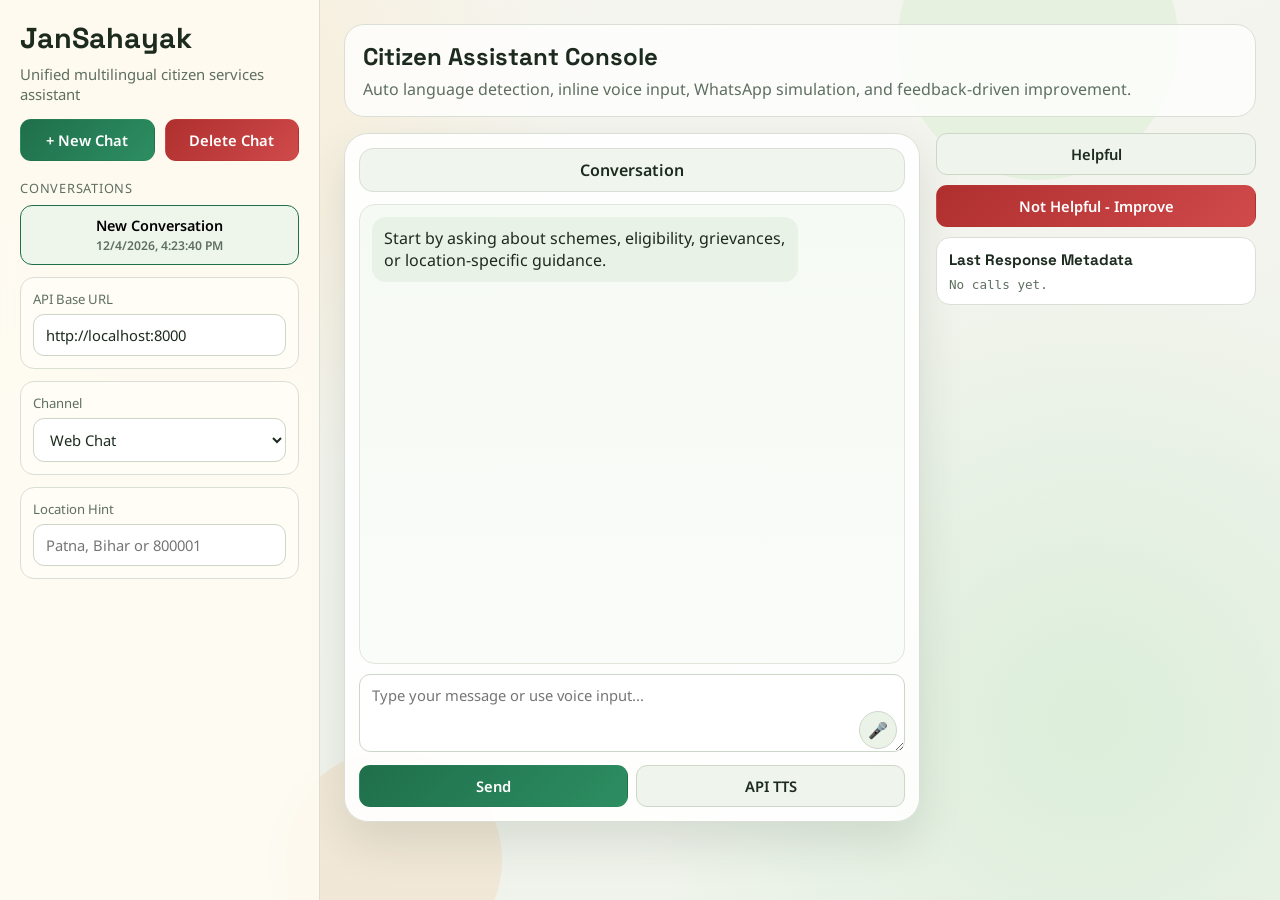
<file: jansahayak-starter-push/apps/web/index.html>
<!DOCTYPE html>
<html lang="en">
<head>
  <meta charset="UTF-8" />
  <meta name="viewport" content="width=device-width, initial-scale=1.0" />
  <title>JanSahayak Demo</title>
  <link rel="preconnect" href="https://fonts.googleapis.com" />
  <link rel="preconnect" href="https://fonts.gstatic.com" crossorigin />
  <link href="https://fonts.googleapis.com/css2?family=Space+Grotesk:wght@400;500;700&family=Noto+Sans:wght@400;600&display=swap" rel="stylesheet" />
  <link rel="stylesheet" href="styles.css" />
</head>
<body>
  <div class="bg-shape bg-shape-1"></div>
  <div class="bg-shape bg-shape-2"></div>

  <div class="app-shell">
    <aside class="sidebar">
      <div class="brand">
        <h1>JanSahayak</h1>
        <p>Unified multilingual citizen services assistant</p>
      </div>

      <div class="chat-controls">
        <button id="newChatBtn" class="primary">+ New Chat</button>
        <button id="deleteChatBtn" class="danger">Delete Chat</button>
      </div>

      <div class="chat-list-wrap">
        <label class="section-label">Conversations</label>
        <div id="chatList" class="chat-list"></div>
      </div>

      <div class="card">
        <label for="apiBase">API Base URL</label>
        <input id="apiBase" value="http://localhost:8000" />
      </div>

      <div class="card">
        <label for="channelSelect">Channel</label>
        <select id="channelSelect">
          <option value="web">Web Chat</option>
          <option value="whatsapp">WhatsApp Mock</option>
        </select>
      </div>

      <div class="card">
        <label for="locationHint">Location Hint</label>
        <input id="locationHint" placeholder="Patna, Bihar or 800001" />
      </div>
    </aside>

    <main class="main-panel">
      <section class="hero">
        <div>
          <h2>Citizen Assistant Console</h2>
          <p>Auto language detection, inline voice input, WhatsApp simulation, and feedback-driven improvement.</p>
        </div>
      </section>

      <section class="chat-wrapper">
        <div class="phone-frame">
          <div class="phone-header">Conversation</div>
          <div id="messages" class="messages"></div>
          <div class="composer">
            <div class="input-wrap">
              <textarea id="messageInput" placeholder="Type your message or use voice input..." aria-label="Message input"></textarea>
              <button id="micBtn" class="mic-btn" aria-label="Voice input" title="Voice input">🎤</button>
            </div>
            <div class="composer-actions">
              <button id="sendBtn" class="primary">Send</button>
              <button id="ttsBtn" class="secondary">API TTS</button>
            </div>
          </div>
        </div>

        <div class="side-actions">
          <button id="helpfulBtn" class="secondary">Helpful</button>
          <button id="retryBtn" class="danger">Not Helpful - Improve</button>
          <div class="debug-box">
            <h3>Last Response Metadata</h3>
            <pre id="debugMeta">No calls yet.</pre>
          </div>
        </div>
      </section>
    </main>
  </div>

  <script src="app.js"></script>
</body>
</html>
</file>
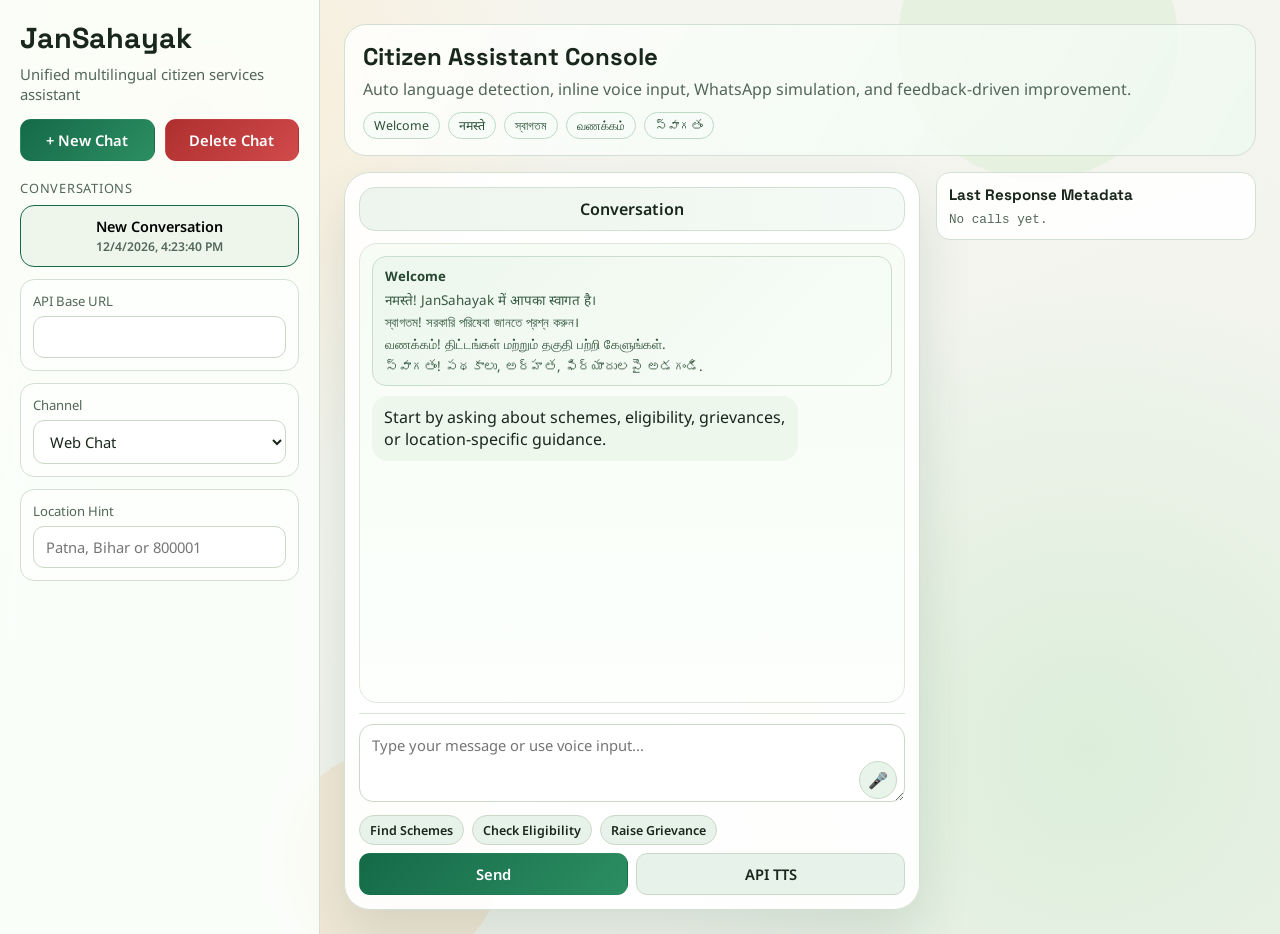
<file: jansahayak-starter/apps/web/index.html>
<!DOCTYPE html>
<html lang="en">
<head>
  <meta charset="UTF-8" />
  <meta name="viewport" content="width=device-width, initial-scale=1.0" />
  <title>JanSahayak Demo</title>
  <link rel="preconnect" href="https://fonts.googleapis.com" />
  <link rel="preconnect" href="https://fonts.gstatic.com" crossorigin />
  <link href="https://fonts.googleapis.com/css2?family=Space+Grotesk:wght@400;500;700&family=Noto+Sans:wght@400;600&display=swap" rel="stylesheet" />
  <link rel="stylesheet" href="styles.css" />
</head>
<body>
  <div class="bg-shape bg-shape-1"></div>
  <div class="bg-shape bg-shape-2"></div>

  <div class="app-shell">
    <aside class="sidebar">
      <div class="brand">
        <h1>JanSahayak</h1>
        <p>Unified multilingual citizen services assistant</p>
      </div>

      <div class="chat-controls">
        <button id="newChatBtn" class="primary">+ New Chat</button>
        <button id="deleteChatBtn" class="danger">Delete Chat</button>
      </div>

      <div class="chat-list-wrap">
        <label class="section-label">Conversations</label>
        <div id="chatList" class="chat-list"></div>
      </div>

      <div class="card">
        <label for="apiBase">API Base URL</label>
        <input id="apiBase" value="http://localhost:8000" />
      </div>

      <div class="card">
        <label for="channelSelect">Channel</label>
        <select id="channelSelect">
          <option value="web">Web Chat</option>
          <option value="whatsapp">WhatsApp (Twilio)</option>
        </select>
      </div>

      <div class="card">
        <label for="locationHint">Location Hint</label>
        <input id="locationHint" placeholder="Patna, Bihar or 800001" />
      </div>
    </aside>

    <main class="main-panel">
      <section class="hero">
        <div>
          <h2>Citizen Assistant Console</h2>
          <p>Auto language detection, inline voice input, WhatsApp simulation, and feedback-driven improvement.</p>
          <div class="hero-languages" aria-label="Welcome languages">
            <span class="lang-pill">Welcome</span>
            <span class="lang-pill">&#x0928;&#x092E;&#x0938;&#x094D;&#x0924;&#x0947;</span>
            <span class="lang-pill">&#x09B8;&#x09CD;&#x09AC;&#x09BE;&#x0997;&#x09A4;&#x09AE;</span>
            <span class="lang-pill">&#x0BB5;&#x0BA3;&#x0B95;&#x0BCD;&#x0B95;&#x0BAE;&#x0BCD;</span>
            <span class="lang-pill">&#x0C38;&#x0C4D;&#x0C35;&#x0C3E;&#x0C17;&#x0C24;&#x0C02;</span>
          </div>
        </div>
      </section>

      <section class="chat-wrapper">
        <div class="phone-frame">
          <div class="phone-header">Conversation</div>
          <div id="messages" class="messages"></div>
          <div class="composer">
            <div class="input-wrap">
              <textarea id="messageInput" placeholder="Type your message or use voice input..." aria-label="Message input"></textarea>
              <button id="micBtn" class="mic-btn" aria-label="Voice input" title="Voice input">&#127908;</button>
            </div>
            <div class="quick-actions" aria-label="Quick prompts">
              <button type="button" class="quick-chip secondary" data-prompt="Show relevant schemes for my location">Find Schemes</button>
              <button type="button" class="quick-chip secondary" data-prompt="Check eligibility for available schemes">Check Eligibility</button>
              <button type="button" class="quick-chip secondary" data-prompt="Help me file a grievance">Raise Grievance</button>
            </div>
            <div class="composer-actions">
              <button id="sendBtn" class="primary">Send</button>
              <button id="ttsBtn" class="secondary">API TTS</button>
            </div>
          </div>
        </div>

        <div class="side-actions">
          <div class="debug-box">
            <h3>Last Response Metadata</h3>
            <pre id="debugMeta">No calls yet.</pre>
          </div>
        </div>
      </section>
    </main>
  </div>

  <script src="app.js"></script>
</body>
</html>
</file>
<file: jansahayak-starter-push/apps/web/styles.css>
:root {
  --bg-main: #f6f5ef;
  --bg-card: #fffdf6;
  --bg-accent: #eff4ec;
  --text-main: #1d2b1f;
  --text-muted: #5e6f60;
  --brand: #1f6f4a;
  --brand-strong: #145035;
  --danger: #af2f2f;
  --line: #d9dfd4;
  --bot-bubble: #e8f2e6;
  --user-bubble: #2f6f52;
}

* {
  box-sizing: border-box;
}

body {
  margin: 0;
  font-family: "Noto Sans", sans-serif;
  color: var(--text-main);
  background:
    radial-gradient(circle at 15% 12%, #f8edd7 0%, transparent 28%),
    radial-gradient(circle at 85% 80%, #dceeda 0%, transparent 35%),
    linear-gradient(160deg, #f6f5ef 0%, #eef3eb 100%);
  min-height: 100vh;
  position: relative;
}

h1,
h2,
h3 {
  font-family: "Space Grotesk", sans-serif;
}

.bg-shape {
  position: fixed;
  border-radius: 50%;
  pointer-events: none;
  opacity: 0.25;
  z-index: 0;
}

.bg-shape-1 {
  width: 280px;
  height: 280px;
  background: #bfe7b6;
  top: -100px;
  right: 8%;
}

.bg-shape-2 {
  width: 220px;
  height: 220px;
  background: #f2c497;
  bottom: -70px;
  left: 22%;
}

.app-shell {
  position: relative;
  z-index: 1;
  display: grid;
  grid-template-columns: 320px 1fr;
  min-height: 100vh;
}

.sidebar {
  border-right: 1px solid var(--line);
  background: rgba(255, 252, 243, 0.86);
  backdrop-filter: blur(8px);
  padding: 20px;
  overflow-y: auto;
}

.brand h1 {
  margin: 0;
  font-size: 1.8rem;
}

.brand p {
  margin-top: 8px;
  color: var(--text-muted);
  font-size: 0.93rem;
}

.chat-controls {
  display: grid;
  grid-template-columns: 1fr 1fr;
  gap: 10px;
  margin-top: 14px;
}

.section-label {
  display: block;
  margin-top: 18px;
  font-size: 0.8rem;
  text-transform: uppercase;
  letter-spacing: 0.06em;
  color: var(--text-muted);
}

.chat-list {
  margin-top: 8px;
  display: flex;
  flex-direction: column;
  gap: 8px;
  max-height: 180px;
  overflow-y: auto;
}

.chat-item {
  border: 1px solid var(--line);
  border-radius: 12px;
  background: #fff;
  padding: 10px;
  cursor: pointer;
  transition: transform 0.15s ease, border-color 0.15s ease;
}

.chat-item:hover {
  transform: translateY(-1px);
  border-color: #b8c8b6;
}

.chat-item.active {
  border-color: var(--brand);
  background: #eef6ec;
}

.chat-title {
  font-size: 0.9rem;
  font-weight: 600;
}

.chat-time {
  margin-top: 2px;
  color: var(--text-muted);
  font-size: 0.76rem;
}

.card {
  margin-top: 12px;
  border: 1px solid var(--line);
  border-radius: 14px;
  background: var(--bg-card);
  padding: 12px;
}

label {
  display: block;
  margin-bottom: 6px;
  color: var(--text-muted);
  font-size: 0.82rem;
}

input,
select,
textarea,
button {
  width: 100%;
  border: 1px solid #ccd7c8;
  border-radius: 11px;
  padding: 10px 12px;
  font-size: 0.92rem;
  font-family: "Noto Sans", sans-serif;
}

input,
select,
textarea {
  background: #fff;
  color: var(--text-main);
}

button {
  cursor: pointer;
  font-weight: 600;
  transition: background 0.2s ease, transform 0.2s ease;
}

button:hover {
  transform: translateY(-1px);
}

button.primary {
  color: #fff;
  background: linear-gradient(135deg, var(--brand), #2d8e62);
  border-color: transparent;
}

button.secondary {
  color: var(--text-main);
  background: var(--bg-accent);
}

button.danger {
  color: #fff;
  background: linear-gradient(135deg, var(--danger), #d04a4a);
  border-color: transparent;
}

.main-panel {
  padding: 24px;
}

.hero {
  background: rgba(255, 255, 255, 0.75);
  border: 1px solid var(--line);
  border-radius: 20px;
  padding: 16px 18px;
  display: flex;
  justify-content: space-between;
  gap: 12px;
  flex-wrap: wrap;
  animation: fadeInUp 0.35s ease both;
}

.hero h2 {
  margin: 0;
}

.hero p {
  margin: 6px 0 0;
  color: var(--text-muted);
}

.chat-wrapper {
  margin-top: 16px;
  display: grid;
  grid-template-columns: minmax(360px, 640px) minmax(240px, 320px);
  gap: 16px;
  align-items: start;
}

.phone-frame {
  border-radius: 24px;
  border: 1px solid var(--line);
  background: rgba(255, 255, 255, 0.9);
  padding: 14px;
  box-shadow: 0 20px 45px rgba(33, 53, 35, 0.12);
}

.phone-header {
  border-radius: 14px;
  background: #f0f5ee;
  border: 1px solid var(--line);
  text-align: center;
  font-weight: 600;
  padding: 10px;
  margin-bottom: 12px;
}

.messages {
  min-height: 460px;
  max-height: 460px;
  overflow-y: auto;
  border-radius: 16px;
  border: 1px solid #dfe6dc;
  background: linear-gradient(180deg, #f6faf4 0%, #f9fcf8 100%);
  padding: 12px;
  display: flex;
  flex-direction: column;
  gap: 10px;
}

.message {
  max-width: 82%;
  border-radius: 14px;
  padding: 10px 12px;
  line-height: 1.4;
  white-space: pre-wrap;
}

.message.user {
  align-self: flex-end;
  color: #fff;
  background: var(--user-bubble);
}

.message.bot {
  align-self: flex-start;
  background: var(--bot-bubble);
}

.composer {
  margin-top: 10px;
}

textarea {
  resize: vertical;
  min-height: 78px;
  padding-right: 52px;
}

.input-wrap {
  position: relative;
}

.mic-btn {
  position: absolute;
  right: 8px;
  bottom: 8px;
  width: 38px;
  height: 38px;
  border-radius: 50%;
  display: grid;
  place-items: center;
  padding: 0;
  font-size: 1rem;
  background: #ebf2e8;
}

.mic-btn.recording {
  color: #fff;
  background: #b33131;
  animation: pulse 1s infinite;
}

.voice-btn {
  width: 30px;
  height: 30px;
  border-radius: 50%;
  padding: 0;
  display: inline-grid;
  place-items: center;
  font-size: 0.95rem;
  margin-left: 8px;
  vertical-align: middle;
}

.voice-btn:disabled {
  opacity: 0.45;
  cursor: not-allowed;
}

.message-head {
  display: flex;
  align-items: center;
  justify-content: space-between;
  margin-bottom: 4px;
}

.message-label {
  font-size: 0.72rem;
  font-weight: 700;
  letter-spacing: 0.03em;
  opacity: 0.75;
}

.composer-actions {
  display: grid;
  grid-template-columns: 1fr 1fr;
  gap: 8px;
  margin-top: 8px;
}

.side-actions {
  display: flex;
  flex-direction: column;
  gap: 10px;
}

.debug-box {
  border-radius: 14px;
  border: 1px solid var(--line);
  background: #fff;
  padding: 12px;
}

.debug-box h3 {
  margin-top: 0;
  margin-bottom: 8px;
  font-size: 0.95rem;
}

pre {
  margin: 0;
  color: var(--text-muted);
  white-space: pre-wrap;
  word-break: break-word;
  font-size: 0.79rem;
}

@keyframes fadeInUp {
  from {
    opacity: 0;
    transform: translateY(8px);
  }
  to {
    opacity: 1;
    transform: translateY(0);
  }
}

@keyframes pulse {
  0% {
    box-shadow: 0 0 0 0 rgba(179, 49, 49, 0.45);
  }
  70% {
    box-shadow: 0 0 0 12px rgba(179, 49, 49, 0);
  }
  100% {
    box-shadow: 0 0 0 0 rgba(179, 49, 49, 0);
  }
}

@media (max-width: 1024px) {
  .app-shell {
    grid-template-columns: 1fr;
  }

  .chat-wrapper {
    grid-template-columns: 1fr;
  }

  .messages {
    min-height: 360px;
    max-height: 360px;
  }
}
</file>
<file: jansahayak-starter/apps/web/styles.css>
:root {
  --bg-main: #f4f8f4;
  --bg-card: #fcfffc;
  --bg-accent: #e7f3ea;
  --text-main: #18261b;
  --text-muted: #536658;
  --brand: #146a48;
  --brand-strong: #0f4d35;
  --danger: #af2f2f;
  --line: #d3dfd3;
  --bot-bubble: #edf7ec;
  --user-bubble: #1f6f4f;
}

* {
  box-sizing: border-box;
}

body {
  margin: 0;
  font-family: "Noto Sans", sans-serif;
  color: var(--text-main);
  background:
    radial-gradient(circle at 15% 12%, #f8edd7 0%, transparent 28%),
    radial-gradient(circle at 85% 80%, #dceeda 0%, transparent 35%),
    linear-gradient(160deg, #f6f5ef 0%, #eef3eb 100%);
  min-height: 100vh;
  position: relative;
}

h1,
h2,
h3 {
  font-family: "Space Grotesk", sans-serif;
}

.bg-shape {
  position: fixed;
  border-radius: 50%;
  pointer-events: none;
  opacity: 0.25;
  z-index: 0;
}

.bg-shape-1 {
  width: 280px;
  height: 280px;
  background: #bfe7b6;
  top: -100px;
  right: 8%;
}

.bg-shape-2 {
  width: 220px;
  height: 220px;
  background: #f2c497;
  bottom: -70px;
  left: 22%;
}

.app-shell {
  position: relative;
  z-index: 1;
  display: grid;
  grid-template-columns: 320px 1fr;
  min-height: 100vh;
}

.sidebar {
  border-right: 1px solid var(--line);
  background: rgba(252, 255, 252, 0.84);
  backdrop-filter: blur(10px);
  padding: 20px;
  overflow-y: auto;
}

.brand h1 {
  margin: 0;
  font-size: 1.8rem;
}

.brand p {
  margin-top: 8px;
  color: var(--text-muted);
  font-size: 0.93rem;
}

.chat-controls {
  display: grid;
  grid-template-columns: 1fr 1fr;
  gap: 10px;
  margin-top: 14px;
}

.section-label {
  display: block;
  margin-top: 18px;
  font-size: 0.8rem;
  text-transform: uppercase;
  letter-spacing: 0.06em;
  color: var(--text-muted);
}

.chat-list {
  margin-top: 8px;
  display: flex;
  flex-direction: column;
  gap: 8px;
  max-height: 180px;
  overflow-y: auto;
}

.chat-item {
  border: 1px solid var(--line);
  border-radius: 14px;
  background: #fff;
  padding: 11px;
  cursor: pointer;
  transition: transform 0.15s ease, border-color 0.15s ease, box-shadow 0.15s ease;
}

.chat-item:hover {
  transform: translateY(-1px);
  border-color: #b8c8b6;
  box-shadow: 0 8px 18px rgba(20, 60, 32, 0.08);
}

.chat-item.active {
  border-color: var(--brand);
  background: #eef6ec;
}

.chat-title {
  font-size: 0.9rem;
  font-weight: 600;
}

.chat-time {
  margin-top: 2px;
  color: var(--text-muted);
  font-size: 0.76rem;
}

.card {
  margin-top: 12px;
  border: 1px solid var(--line);
  border-radius: 14px;
  background: var(--bg-card);
  padding: 12px;
  box-shadow: inset 0 0 0 1px rgba(255, 255, 255, 0.65);
}

label {
  display: block;
  margin-bottom: 6px;
  color: var(--text-muted);
  font-size: 0.82rem;
}

input,
select,
textarea,
button {
  width: 100%;
  border: 1px solid #ccd7c8;
  border-radius: 11px;
  padding: 10px 12px;
  font-size: 0.92rem;
  font-family: "Noto Sans", sans-serif;
}

input,
select,
textarea {
  background: #fff;
  color: var(--text-main);
}

button {
  cursor: pointer;
  font-weight: 600;
  transition: background 0.2s ease, transform 0.2s ease;
}

button:hover {
  transform: translateY(-1px);
}

button.primary {
  color: #fff;
  background: linear-gradient(135deg, var(--brand), #2d8e62);
  border-color: transparent;
}

button.secondary {
  color: var(--text-main);
  background: var(--bg-accent);
}

button.danger {
  color: #fff;
  background: linear-gradient(135deg, var(--danger), #d04a4a);
  border-color: transparent;
}

.main-panel {
  padding: 24px;
}

.hero {
  background: linear-gradient(120deg, rgba(255, 255, 255, 0.82), rgba(238, 249, 240, 0.86));
  border: 1px solid var(--line);
  border-radius: 22px;
  padding: 16px 18px;
  display: flex;
  justify-content: space-between;
  gap: 12px;
  flex-wrap: wrap;
  animation: fadeInUp 0.35s ease both;
}

.hero-languages {
  margin-top: 12px;
  display: flex;
  flex-wrap: wrap;
  gap: 8px;
}

.lang-pill {
  display: inline-flex;
  align-items: center;
  border-radius: 999px;
  border: 1px solid #bdd8c4;
  background: #f7fcf8;
  padding: 4px 10px;
  font-size: 0.78rem;
  color: #2c4f36;
}

.hero h2 {
  margin: 0;
}

.hero p {
  margin: 6px 0 0;
  color: var(--text-muted);
}

.chat-wrapper {
  margin-top: 16px;
  display: grid;
  grid-template-columns: minmax(360px, 640px) minmax(240px, 320px);
  gap: 16px;
  align-items: start;
}

.phone-frame {
  border-radius: 26px;
  border: 1px solid var(--line);
  background: rgba(255, 255, 255, 0.92);
  padding: 14px;
  box-shadow: 0 26px 54px rgba(20, 60, 32, 0.12);
}

.phone-header {
  border-radius: 16px;
  background: linear-gradient(90deg, #edf5ee, #f4faf5);
  border: 1px solid var(--line);
  text-align: center;
  font-weight: 600;
  padding: 10px;
  margin-bottom: 12px;
}

.messages {
  min-height: 460px;
  max-height: 460px;
  overflow-y: auto;
  border-radius: 18px;
  border: 1px solid #dfe6dc;
  background: linear-gradient(180deg, #f7fcf5 0%, #fcfffc 100%);
  padding: 12px;
  display: flex;
  flex-direction: column;
  gap: 10px;
}

.message {
  max-width: 82%;
  border-radius: 16px;
  padding: 10px 12px;
  line-height: 1.4;
  white-space: pre-wrap;
}

.message.user {
  align-self: flex-end;
  color: #fff;
  background: var(--user-bubble);
}

.message.bot {
  align-self: flex-start;
  background: var(--bot-bubble);
}

.composer {
  margin-top: 10px;
  border-top: 1px solid #d9e7da;
  padding-top: 10px;
}

textarea {
  resize: vertical;
  min-height: 78px;
  padding-right: 52px;
  border-radius: 14px;
  box-shadow: inset 0 1px 0 rgba(255, 255, 255, 0.8);
}

.input-wrap {
  position: relative;
}

.mic-btn {
  position: absolute;
  right: 8px;
  bottom: 8px;
  width: 38px;
  height: 38px;
  border-radius: 50%;
  display: grid;
  place-items: center;
  padding: 0;
  font-size: 1rem;
  background: #e8f4ea;
}

.mic-btn.recording {
  color: #fff;
  background: #b33131;
  animation: pulse 1s infinite;
}

.voice-btn {
  width: 30px;
  height: 30px;
  border-radius: 50%;
  padding: 0;
  display: inline-grid;
  place-items: center;
  font-size: 0.95rem;
  margin-left: 8px;
  vertical-align: middle;
}

.voice-btn:disabled {
  opacity: 0.45;
  cursor: not-allowed;
}

.message-head {
  display: flex;
  align-items: center;
  justify-content: space-between;
  margin-bottom: 4px;
}

.message-actions {
  display: flex;
  align-items: center;
  gap: 6px;
}

.feedback-row {
  margin-top: 10px;
  padding-top: 8px;
  border-top: 1px dashed #b6c9b3;
  display: flex;
  align-items: center;
  gap: 8px;
  flex-wrap: wrap;
}

.feedback-btn {
  width: auto;
  min-height: 30px;
  padding: 4px 10px;
  border-radius: 999px;
  font-size: 0.78rem;
}

.feedback-status {
  font-size: 0.78rem;
  color: #3a5d41;
}

.feedback-form {
  margin-top: 8px;
  border: 1px solid #c6d8c3;
  background: #f4faf2;
  border-radius: 10px;
  padding: 10px;
  display: grid;
  gap: 8px;
}

.feedback-form h4 {
  margin: 0;
  font-size: 0.84rem;
}

.feedback-form textarea,
.feedback-form select {
  font-size: 0.84rem;
  min-height: 40px;
}

.feedback-actions {
  display: flex;
  gap: 8px;
}

.feedback-actions button {
  width: auto;
  min-height: 32px;
  font-size: 0.8rem;
  padding: 6px 10px;
}

.followup-options {
  margin-top: 10px;
  display: flex;
  flex-wrap: wrap;
  gap: 8px;
}

.followup-option {
  width: auto;
  min-height: 30px;
  padding: 4px 10px;
  border-radius: 999px;
  font-size: 0.78rem;
  white-space: nowrap;
}

.thinking-toggle {
  width: auto;
  min-height: 30px;
  padding: 4px 10px;
  border-radius: 999px;
  font-size: 0.74rem;
  white-space: nowrap;
}

.thinking-wrap {
  margin-top: 8px;
  border: 1px dashed #b6c9b3;
  border-radius: 10px;
  background: #f4faf2;
  padding: 8px 10px;
}

.thinking-label {
  font-size: 0.72rem;
  font-weight: 700;
  color: var(--text-muted);
  margin-bottom: 4px;
}

.thinking-body {
  font-size: 0.84rem;
  color: #38533d;
  white-space: pre-wrap;
}

.answer-formatted {
  display: grid;
  gap: 6px;
}

.answer-line {
  margin: 0;
}

.answer-list {
  margin: 0;
  padding-left: 18px;
  display: grid;
  gap: 4px;
}

.answer-list li {
  line-height: 1.45;
}

.references-wrap {
  margin-top: 10px;
  border-top: 1px dashed #b6c9b3;
  padding-top: 8px;
  display: grid;
  gap: 8px;
}

.references-label {
  font-size: 0.74rem;
  font-weight: 700;
  color: var(--text-muted);
}

.reference-row {
  display: flex;
  align-items: center;
  justify-content: space-between;
  gap: 8px;
}

.reference-title {
  font-size: 0.84rem;
  color: #2b4430;
  flex: 1;
  min-width: 0;
  word-break: break-word;
}

.reference-btn {
  width: auto;
  min-height: 30px;
  padding: 4px 10px;
  border-radius: 999px;
  font-size: 0.74rem;
  white-space: nowrap;
}

.message-label {
  font-size: 0.72rem;
  font-weight: 700;
  letter-spacing: 0.03em;
  opacity: 0.75;
}

.composer-actions {
  display: grid;
  grid-template-columns: 1fr 1fr;
  gap: 8px;
  margin-top: 8px;
}

.quick-actions {
  margin-top: 8px;
  display: flex;
  flex-wrap: wrap;
  gap: 8px;
}

.quick-chip {
  width: auto;
  min-height: 30px;
  padding: 5px 10px;
  border-radius: 999px;
  font-size: 0.78rem;
  white-space: nowrap;
}

.quick-chip:hover {
  border-color: #9bc0a4;
  background: #e0f0e4;
}

.side-actions {
  display: flex;
  flex-direction: column;
  gap: 10px;
}

.debug-box {
  border-radius: 14px;
  border: 1px solid var(--line);
  background: rgba(255, 255, 255, 0.85);
  padding: 12px;
}

.welcome-card {
  background: linear-gradient(135deg, #edf7ed, #f8fdf8);
  border: 1px solid #c9ddcd;
  border-radius: 14px;
  padding: 10px 12px;
}

.welcome-title {
  font-size: 0.82rem;
  font-weight: 700;
  color: #274730;
  margin-bottom: 6px;
}

.welcome-lines {
  display: grid;
  gap: 4px;
  font-size: 0.84rem;
  color: #375940;
}

.debug-box h3 {
  margin-top: 0;
  margin-bottom: 8px;
  font-size: 0.95rem;
}

pre {
  margin: 0;
  color: var(--text-muted);
  white-space: pre-wrap;
  word-break: break-word;
  font-size: 0.79rem;
}

@keyframes fadeInUp {
  from {
    opacity: 0;
    transform: translateY(8px);
  }
  to {
    opacity: 1;
    transform: translateY(0);
  }
}

@keyframes pulse {
  0% {
    box-shadow: 0 0 0 0 rgba(179, 49, 49, 0.45);
  }
  70% {
    box-shadow: 0 0 0 12px rgba(179, 49, 49, 0);
  }
  100% {
    box-shadow: 0 0 0 0 rgba(179, 49, 49, 0);
  }
}

/* ── WhatsApp channel theme ─────────────────────────────────────── */
.phone-frame[data-channel="whatsapp"] .phone-header {
  background: #075e54;
  border-color: #075e54;
  color: #fff;
  font-family: "Segoe UI", "Noto Sans", sans-serif;
}

.phone-frame[data-channel="whatsapp"] .messages {
  background: #e5ddd5 url("data:image/svg+xml,%3Csvg xmlns='http://www.w3.org/2000/svg' width='80' height='80'%3E%3Ccircle cx='40' cy='40' r='1.5' fill='%23c5bdb5' opacity='.5'/%3E%3C/svg%3E");
  border-color: #d4c9bf;
}

.phone-frame[data-channel="whatsapp"] .message.user {
  background: #dcf8c6;
  color: #111;
  border-radius: 14px 14px 4px 14px;
}

.phone-frame[data-channel="whatsapp"] .message.bot {
  background: #ffffff;
  color: #111;
  border-radius: 14px 14px 14px 4px;
  box-shadow: 0 1px 2px rgba(0,0,0,0.13);
}

@media (max-width: 1024px) {
  .app-shell {
    grid-template-columns: 1fr;
  }

  .chat-wrapper {
    grid-template-columns: 1fr;
  }

  .messages {
    min-height: 360px;
    max-height: 360px;
  }
}
</file>
